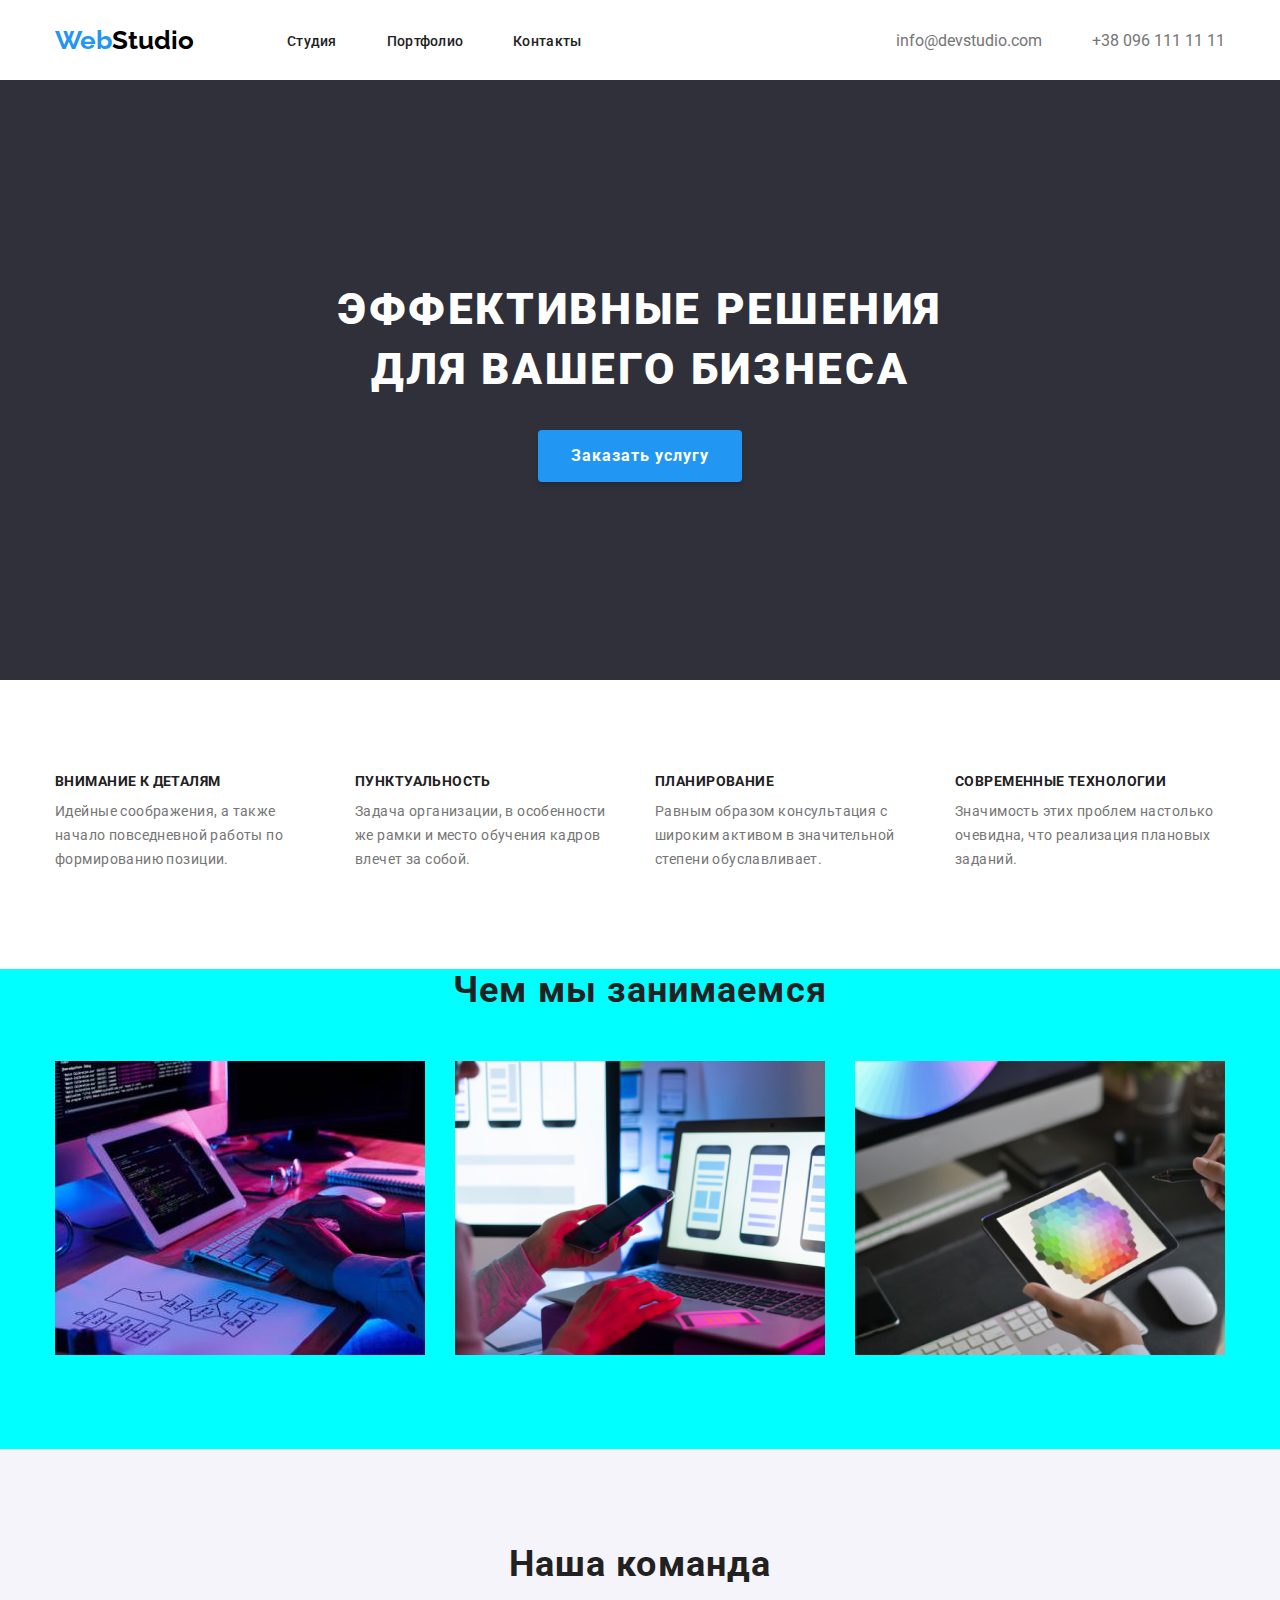
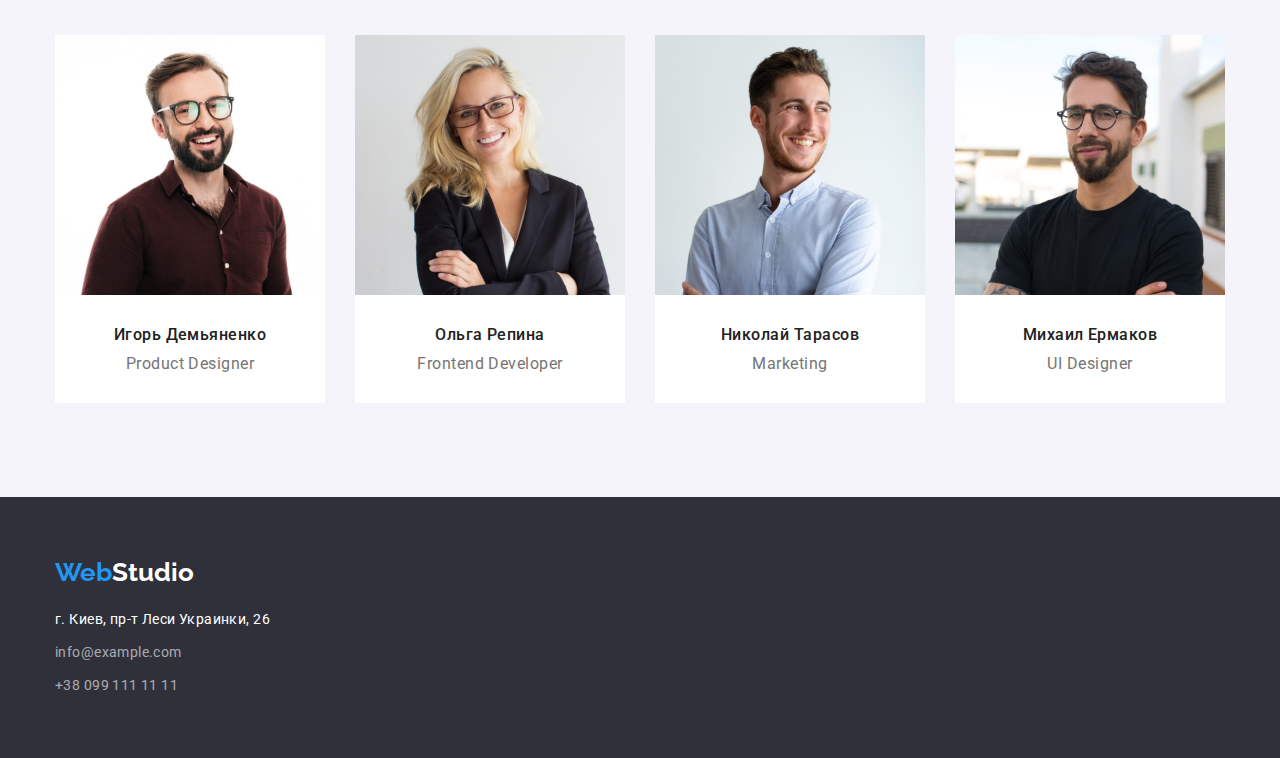
<file: index.html>
<!DOCTYPE html>
<html lang="ru">

<head>
    <meta charset="UTF-8">
    <meta http-equiv="X-UA-Compatible" content="IE=edge">
    <meta name="viewport" content="width=device-width, initial-scale=1.0">
    <title>Веб-студия</title>
    <link rel="preconnect" href="https://fonts.googleapis.com">
    <link rel="preconnect" href="https://fonts.gstatic.com" crossorigin>
    <link href="https://fonts.googleapis.com/css2?family=Raleway:wght@700&family=Roboto:wght@400;500;700;900&display=swap"
        rel="stylesheet">
    <link rel="stylesheet" href="./css/styles.css">
</head>

<body>
    <header class="header">
        <div class="container">
        <nav class="header-nav">
            <a href="./index.html" lang="en" class="header-logo link"><span class="header-logo-accent">Web</span>Studio</a>
            <ul class="header-list"> 
                <li class="header-item"><a href="./" class="link">Студия</a></li>
                <li class="header-item"><a href="./portfolio.html" class="link">Портфолио</a></li>
                <li class="header-item"><a href="" class="link">Контакты</a></li>
            </ul>
        
        <div class="contacts">
        <a class="header-mail link" href="mailto:info@devstudio.com">info@devstudio.com</a>
        <a class="header-tel link" href="tel:+380961111111">+38 096 111 11 11</a>
    </div>
    </nav>
    </div>
    </header>
    <main>
        <section class="hero">
        <div class="container">
            <h1 class="hero-title">Эффективные решения <br> для вашего бизнеса</h1>
            <button type="button" class="hero-button">Заказать услугу</button>
        </div>
        </section>
        <section class="advantage">
            <div class="container">
            <h2 class="advantage-title visually-hidden">Наши преимущества</h2>
            <ul class="advantage-list">
                <li class="advantage-item">
                    <h3 class="advantage-list-title">Внимание к деталям</h3>
                    <p class="advantage-list-text">Идейные соображения, а также начало повседневной работы по формированию позиции.</p>
                </li>
                <li class="advantage-item">
                    <h3 class="advantage-list-title">Пунктуальность</h3>
                    <p class="advantage-list-text">Задача организации, в особенности же рамки и место обучения кадров влечет за собой.</p>
                </li>
                <li class="advantage-item">
                    <h3 class="advantage-list-title">Планирование</h3>
                    <p class="advantage-list-text">Равным образом консультация с широким активом в значительной степени обуславливает.</p>
                </li>
                <li class="advantage-item">
                    <h3 class="advantage-list-title">Современные технологии</h3>
                    <p class="advantage-list-text">Значимость этих проблем настолько очевидна, что реализация плановых заданий. </p>
                </li>
            </ul>
        </div>
        </section>
      
        <section class="gallery">
            <div class="container">
            <h2 class="gallery-title">Чем мы занимаемся</h2>
            <ul class="gallery-list">
                <li class="gallery-item"><img src="./images/img1.jpg" alt="Планшет" width="370"></li>
                <li class="gallery-item"><img src="./images/img2.jpg" alt="Ноутбук" width="370"></li>
                <li class="gallery-item"><img src="./images/img3.jpg" alt="Компьютер" width="370"></li>
            </ul>
            </div>
        </section>
        <section class="team">
            <div class="container">
            <h2 class="team-title">Наша команда</h2>
            <ul class="team-list">
                <li class="team-list-item">
                    <img src="./images/img4.jpg" alt="Игорь Демьяненко" width="270">
                    <h3 class="team-list-title">Игорь Демьяненко</h3>
                    <p class="team-list-text">Product Designer</p>
                </li>
                <li class="team-list-item">
                    <img src="./images/img5.jpg" alt="Ольга Репина" width="270">
                    <h3 class="team-list-title">Ольга Репина</h3>
                    <p class="team-list-text">Frontend Developer</p>
                </li>
                <li class="team-list-item">
                    <img src="./images/img6.jpg" alt="Николай Тарасов" width="270">
                    <h3 class="team-list-title">Николай Тарасов</h3>
                    <p class="team-list-text">Marketing</p>
                </li>
                <li class="team-list-item">
                    <img src="./images/img7.jpg" alt="Михаил Ермаков" width="270">
                    <h3 class="team-list-title">Михаил Ермаков</h3>
                    <p class="team-list-text">UI Designer</p>
                </li>
            </ul>
            </div>
        </section>
    </main>
    <footer class="footer">
        <div class="container">
        <a href="" class="footer-logo link" lang="en"><span>Web</span>Studio</a>
        <address class="adress">
            <ul class="adress-list list">
           <li class="adress-item"> <a class="adress-link map link" href="https://goo.gl/maps/UDdup5Uu6VhhRpzS7">г. Киев, пр-т Леси Украинки, 26</a> </li>
            <li class="adress-item"><a class="adress-link link" href="mailto:info@example.com">info@example.com</a> </li>
            <li class="adress-item"><a class="adress-link link" href="tel:+380991111111">+38 099 111 11 11</a></li>
            </ul>
        </address>
        </div>
    </footer>
</body>

</html>
</file>
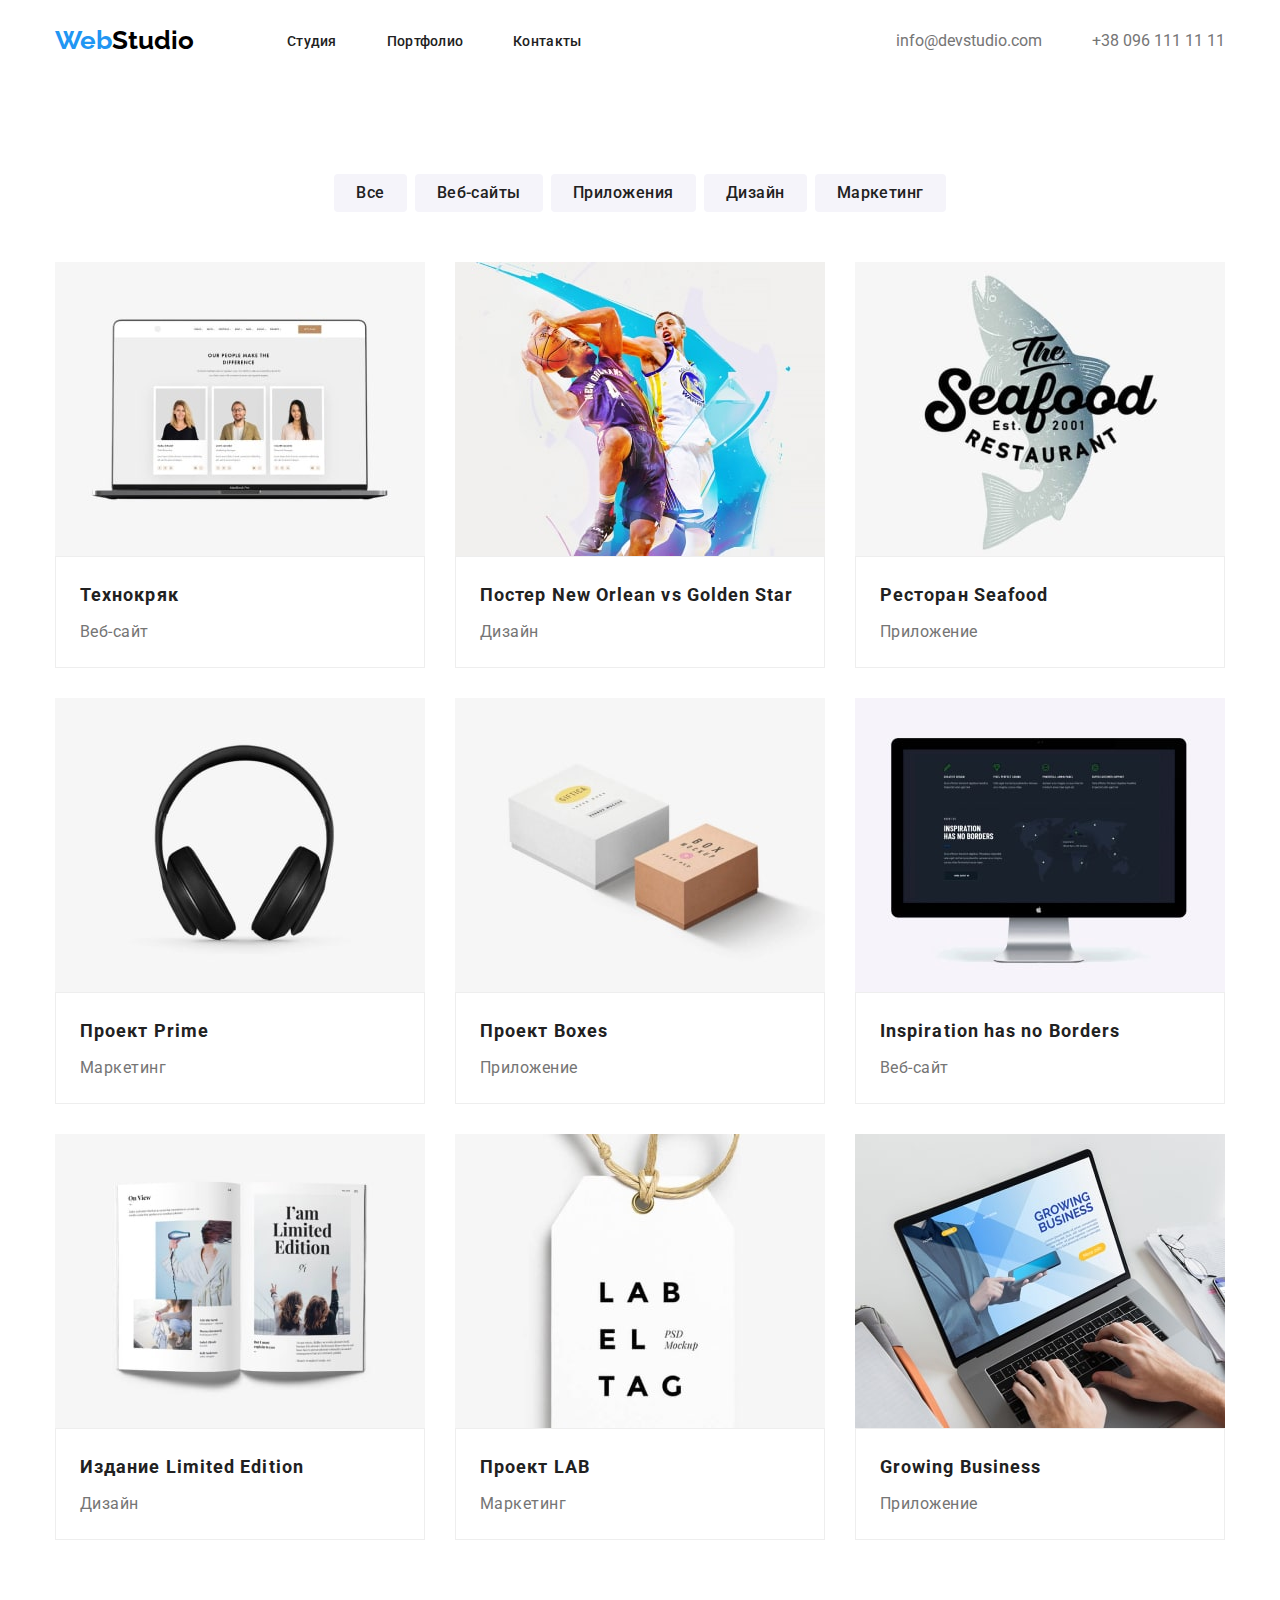
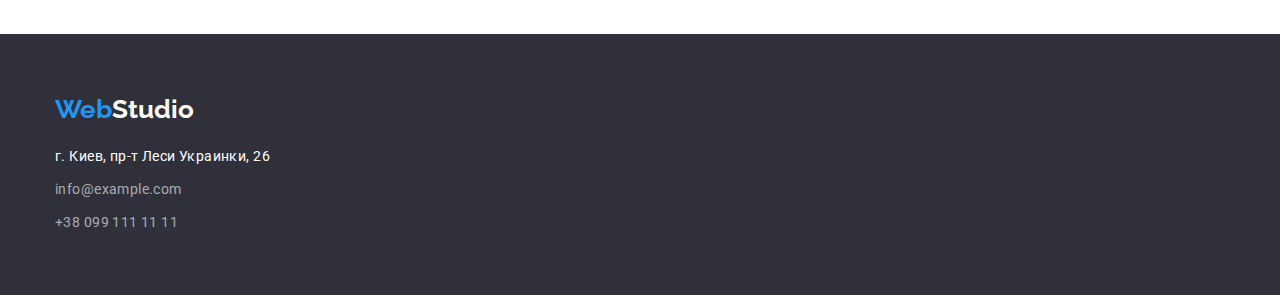
<file: portfolio.html>
<!DOCTYPE html>
<html lang="ru">

<head>
    <meta charset="UTF-8">
    <meta http-equiv="X-UA-Compatible" content="IE=edge">
    <meta name="viewport" content="width=device-width, initial-scale=1.0">
    <title>Веб-студия</title>
    <link rel="preconnect" href="https://fonts.googleapis.com">
    <link rel="preconnect" href="https://fonts.gstatic.com" crossorigin>
    <link
        href="https://fonts.googleapis.com/css2?family=Raleway:wght@700&family=Roboto:wght@400;500;700;900&display=swap"
        rel="stylesheet">
    <link rel="stylesheet" href="./css/styles.css">
</head>

<body>
    <header class="header">
        <div class="container">
            <nav class="header-nav">
                <a href="./index.html" lang="en" class="header-logo link"><span
                        class="header-logo-accent">Web</span>Studio</a>
                <ul class="header-list">
                    <li class="header-item"><a href="./" class="link">Студия</a></li>
                    <li class="header-item"><a href="./portfolio.html" class="link">Портфолио</a></li>
                    <li class="header-item"><a href="" class="link">Контакты</a></li>
                </ul>
    
                <div class="contacts">
                    <a class="header-mail link" href="mailto:info@devstudio.com">info@devstudio.com</a>
                    <a class="header-tel link" href="tel:+380961111111">+38 096 111 11 11</a>
                </div>
            </nav>
        </div>
    </header>
    <main>
        <section class="portfolio">
            <div class="container">
        <h1 class="portfolio-title visually-hidden">Портфолио</h1>
        <ul class="portfolio-list">
            <li class="portfolio-item"><button type="button" class="portfolio-btn">Все</button></li>
            <li class="portfolio-item"><button type="button" class="portfolio-btn">Веб-сайты</button></li>
            <li class="portfolio-item"><button type="button" class="portfolio-btn">Приложения</button></li>
            <li class="portfolio-item"><button type="button" class="portfolio-btn">Дизайн</button></li>
            <li class="portfolio-item"><button type="button" class="portfolio-btn">Маркетинг</button></li>
        </ul>
        <div class="porto">
            <ul class="works-list list">
                <li class="works-item">
                    <a href="" class="works-link link">
                    <img src="./images/img-min.jpg" alt="ноутбук" width="370">
                    <div class="works-item-description">
                    <h3 class="works-item-title">Технокряк</h3>
                    <p class="works-text">Веб-сайт</p>
</div>
                
                    </a>
                </li>
                <li class="works-item">
                    <a href="" class="works-link link">
                    <img src="./images/img21-min.jpg" alt="баскетбол" width="370">
                    <div class="works-item-description">
                    <h3 class="works-item-title">Постер New Orlean vs Golden Star</h3>
                    <p class="works-text">Дизайн</p>
                    </div>
                    </a>
                </li>
                <li class="works-item">
                    <a href="" class="works-link link">
                    <img src="./images/img22-min.jpg" alt="Ресторан" width="370"  class="works-img">
                    <div class="works-item-description">
                    <h3 class="works-item-title">Ресторан Seafood</h3>
                    <p class="works-text">Приложение</p></div>
                    </a>
                </li>
                <li class="works-item">
                    <a href="" class="works-link link">
                    <img src="./images/img23-min.jpg" alt="Наушники" width="370">
                    <div class="works-item-description">
                    <h3 class="works-item-title">Проект Prime</h3>
                    <p class="works-text">Маркетинг</p></div>
                    </a>
                </li>
                <li class="works-item">
                    <a href="" class="works-link link">
                    <img src="./images/img24-min.jpg" alt="Коробки" width="370">
                    <div class="works-item-description">
                    <h3 class="works-item-title">Проект Boxes</h3>
                    <p class="works-text">Приложение</p></div>
                    </a>
                </li>
                <li class="works-item">
                    <a href="" class="works-link link">
                    <img src="./images/img25-min.jpg" alt="Монитор" width="370">
                    <div class="works-item-description">
                    <h3 class="works-item-title">Inspiration has no Borders</h3>
                    <p class="works-text">Веб-сайт</p></div>
                    </a>
                </li>
                <li class="works-item">
                    <a href="" class="works-link link">
                    <img src="./images/img26-min.jpg" alt="Журнал" width="370">
                    <div class="works-item-description">
                    <h3 class="works-item-title">Издание Limited Edition</h3>
                    <p class="works-text">Дизайн</p></div>
                    </a>
                </li>
                <li class="works-item">
                    <a href="" class="works-link link">
                    <img src="./images/img27-min.jpg" alt="Заколка" width="370">
                    <div class="works-item-description">
                    <h3 class="works-item-title">Проект LAB</h3>
                    <p class="works-text">Маркетинг</p></div>
                    </a>
                </li>
                <li class="works-item">
                    <a href="" class="works-link link">
                    <img src="./images/img28-min.jpg" alt="Ноутбук" width="370">
                    <div class="works-item-description">
                    <h3 class="works-item-title">Growing Business</h3>
                    <p class="works-text">Приложение</p></div>
                    </a>
                </li>
            </ul>
            </div>
            </div>
        </section>
    </main>
    <footer class="footer">
        <div class="container">
            <a href="" class="footer-logo link" lang="en"><span>Web</span>Studio</a>
            <address class="adress">
                <ul class="adress-list list">
                    <li class="adress-item"> <a class="adress-link map link" href="https://goo.gl/maps/UDdup5Uu6VhhRpzS7">г.
                            Киев, пр-т Леси Украинки, 26</a> </li>
                    <li class="adress-item"><a class="adress-link link" href="mailto:info@example.com">info@example.com</a>
                    </li>
                    <li class="adress-item"><a class="adress-link link" href="tel:+380991111111">+38 099 111 11 11</a></li>
                </ul>
            </address>
        </div>
    </footer>
</body>
</html>
</file>
<file: css/styles.css>
/* Убираем внутренние отступы */
ul[class],
ol[class] {
    padding: 0;
}

/* Убираем внешние отступы */
body,
h1,
h2,
h3,
h4,
p,
ul[class],
ol[class],
li,
figure,
figcaption,
blockquote,
dl,
dd {
    margin: 0;
}



/* Удаляем стандартную стилизацию для всех ul и il, у которых есть атрибут class*/
ul[class],
ol[class] {
    list-style: none;
}

/* Элементы a, у которых нет класса, сбрасываем до дефолтных стилей */
a:not([class]) {
    text-decoration-skip-ink: auto;
}

/* Упрощаем работу с изображениями */
img {
    max-width: 100%;
    display: block;
}


/* Main CSS */

:root {
    --primary-text-color: #757575;
    --title-text-color: #212121;
    --accent-color: #2196F3;
}

body {
    color: #000000;
    background-color: #fff;
    font-family: 'Roboto', sans-serif;
}

html {
    box-sizing: border-box;
}

*,
*::after,
*::before {
    box-sizing: inherit;
}

.link {
    text-decoration: none;
}

a:hover {
    color: #2196F3;
}

ul {
    list-style: none;

}

section {
    display: block;
}

.visually-hidden {
    position: absolute;
    white-space: nowrap;
    width: 1px;
    height: 1px;
    overflow: hidden;
    border: 0;
    padding: 0;
    clip: rect(0 0 0 0);
    clip-path: inset(50%);
    margin: -1px;
}


.header-logo {
    font-family: 'Raleway';
    color: #000000;
    font-weight: 700;
    font-size: 26px;
    line-height: 1.19;
    margin-right: 93px;


}

.header-logo-accent {

    color: var(--accent-color);
}

.header {
    background: #FFFFFF;
}


.header-nav {
    height: 80px;
    display: flex;
    align-items: center;
}

.header-nav .link:hover,
.header-nav .link:focus {
    color: var(--accent-color);
}

.header-list {
    display: flex;
    gap: 50px;


}



.header-item a {
    font-weight: 500;
    font-size: 14px;
    line-height: 1.14;
    letter-spacing: 0.02em;
    color: var(--title-text-color);
}

.contacts {
    display: flex;
    margin-left: auto;
}

.header-mail {

    color: var(--primary-text-color);

}

.header-tel {
    margin-left: 50px;
    color: var(--primary-text-color);
}

.container {
    width: 1200px;
    margin-left: auto;
    margin-right: auto;
    padding-left: 15px;
    padding-right: 15px;
}


/* Hero */
.hero {
    height: 600px;
    background-color: #2F303A;
    padding-top: 200px;
text-align: center;

}

.hero-title {
    
    font-weight: 900;
    font-size: 44px;
    line-height: 1.36;
    
    margin-right: 0;   
    letter-spacing: 0.06em;
    text-transform: uppercase;
    color: #FFFFFF;
}

.hero-button {

    padding: 10px 32px;
    margin-top: 30px;
    background-color: var(--accent-color);
    box-shadow: 0px 4px 4px rgba(0, 0, 0, 0.15);
    font-weight: 700;
    font-size: 16px;
    line-height: 1.88;
    letter-spacing: 0.06em;
    color: #FFFFFF;
    font-family: inherit;
    border-radius: 4px;
    border: 1px solid transparent;
    ;
}

/* Advantage */

.advantage {
    padding-bottom: 94px;
    padding-top: 94px;

}

.advantage-list {}

.advantage-title {

    color: var(--title-text-color);
}

.advantage-item {
    width: 270px;
    margin-right: 30px;
}

.advantage-item:last-child {
    margin-right: 0;
}

.advantage-list-title {
    font-weight: 700;
    font-size: 14px;
    line-height: 1.14;
    letter-spacing: 0.03em;
    text-transform: uppercase;
    color: var(--title-text-color);
    padding-bottom: 10px;
}

.advantage-list-text {
    font-weight: 400;
    font-size: 14px;
    line-height: 1.71;
    letter-spacing: 0.03em;
    width: 270px;
    height: 75px;
    color: var(--primary-text-color);
}

/* Чем мы занимаемся */

.gallery {
    padding-bottom: 94px;
    margin-left: auto;
    margin-right: auto;
    background-color: aqua;
}

.gallery-title,
.team-title {
    font-weight: 700;
    font-size: 36px;
    line-height: 1.17;
    text-align: center;
    letter-spacing: 0.03em;
    color: var(--title-text-color);
    padding-bottom: 50px;
}

.gallery-list,
.advantage-list,
.team-list {
    width: 1170px;
    display: flex;
    align-items: center;
    justify-content: space-evenly;
}

.gallery-item {
    margin-right: 30px;
}

.gallery-item:last-child {
    margin-right: 0;
}

/* Наша команда */

.team {
    padding-top: 94px;
    padding-bottom: 94px;
    background-color: #F5F4FA;
}

.team-list-item {
    background-color: #fff;
    width: 270px;
    height: 368px;
    margin-right: 30px;
}

.team-list-item:last-child {
    margin-right: 0;
}

.team-list-title {
    font-weight: 500;
    font-size: 16px;
    line-height: 1.19;
    text-align: center;
    letter-spacing: 0.03em;
    margin-top: 30px;
    margin-bottom: 10px;

    color: var(--title-text-color);
}

.team-list-text {
    font-weight: 400;
    font-size: 16px;
    line-height: 1.19;
    text-align: center;
    letter-spacing: 0.03em;

    color: var(--primary-text-color);
}

.portfolio {
    padding-top: 94px;
    padding-bottom: 94px;
}

.portfolio-title {}

.portfolio-list {
    justify-content: center;
    display: flex;
    gap: 8px;
}

.portfolio-item {
    
}

.portfolio-btn {
    font-family: inherit;
    padding-top: 6px;
    padding-bottom: 6px;
    padding-left: 22px;
    padding-right: 22px;
    border: 0px;
    margin-right: 8px;
    margin-right: 0px;
    font-weight: 500;
    font-size: 16px;
    line-height: 1.62;
    text-align: center;
    letter-spacing: 0.03em;
    border-radius: 4px;
    color: var(--title-text-color);
    background-color: #F5F4FA;
}

.portfolio-btn:hover,
.portfolio-btn:focus {
    color: #FFFFFF;
    background-color: var(--accent-color);
}

.porto {
    margin-top: 50px;

}

.works-list {
    display: flex;
    flex-wrap: wrap;
    gap: 30px;
}

.works-item {
    width: 370px;
      
}

.works-item-description {
    padding: 20px 0;
border: 1px solid #EEEEEE;
}


.works-img {}

.works-item-title {
    font-weight: 700;
    font-size: 18px;
    line-height: 2.0;
    letter-spacing: 0.06em;
    color: var(--title-text-color);
    margin-left: 24px;
    margin-bottom: 4px;
    
}

.works-text {
    font-weight: 400;
    font-size: 16px;
    line-height: 1.88;
    letter-spacing: 0.03em;
    color: var(--primary-text-color);
    margin-left: 24px;
   
}

.works-link {}

.footer {
    background-color: #2F303A;
    padding-top: 60px;
    padding-bottom: 60px;
}

.footer-logo {
    font-family: 'Raleway';
        color: #FFFFFF;
        font-weight: 700;
        font-size: 26px;
        line-height: 1.19;
        margin-right: 93px;
}



.footer-logo span {
    color: var(--accent-color);
}

.adress {
    margin-top: 20px;
}

.adress-list {
    font-style: normal;
 
}

.adress-item {
   margin-top: 9px;
}

.adress-link {
    font-weight: 400;
        font-size: 14px;
    line-height: 1.71;
   letter-spacing: 0.03em;
color: rgba(255, 255, 255, 0.6);
}

.adress-link.map {
    color: #FFFFFF;
}
</file>
